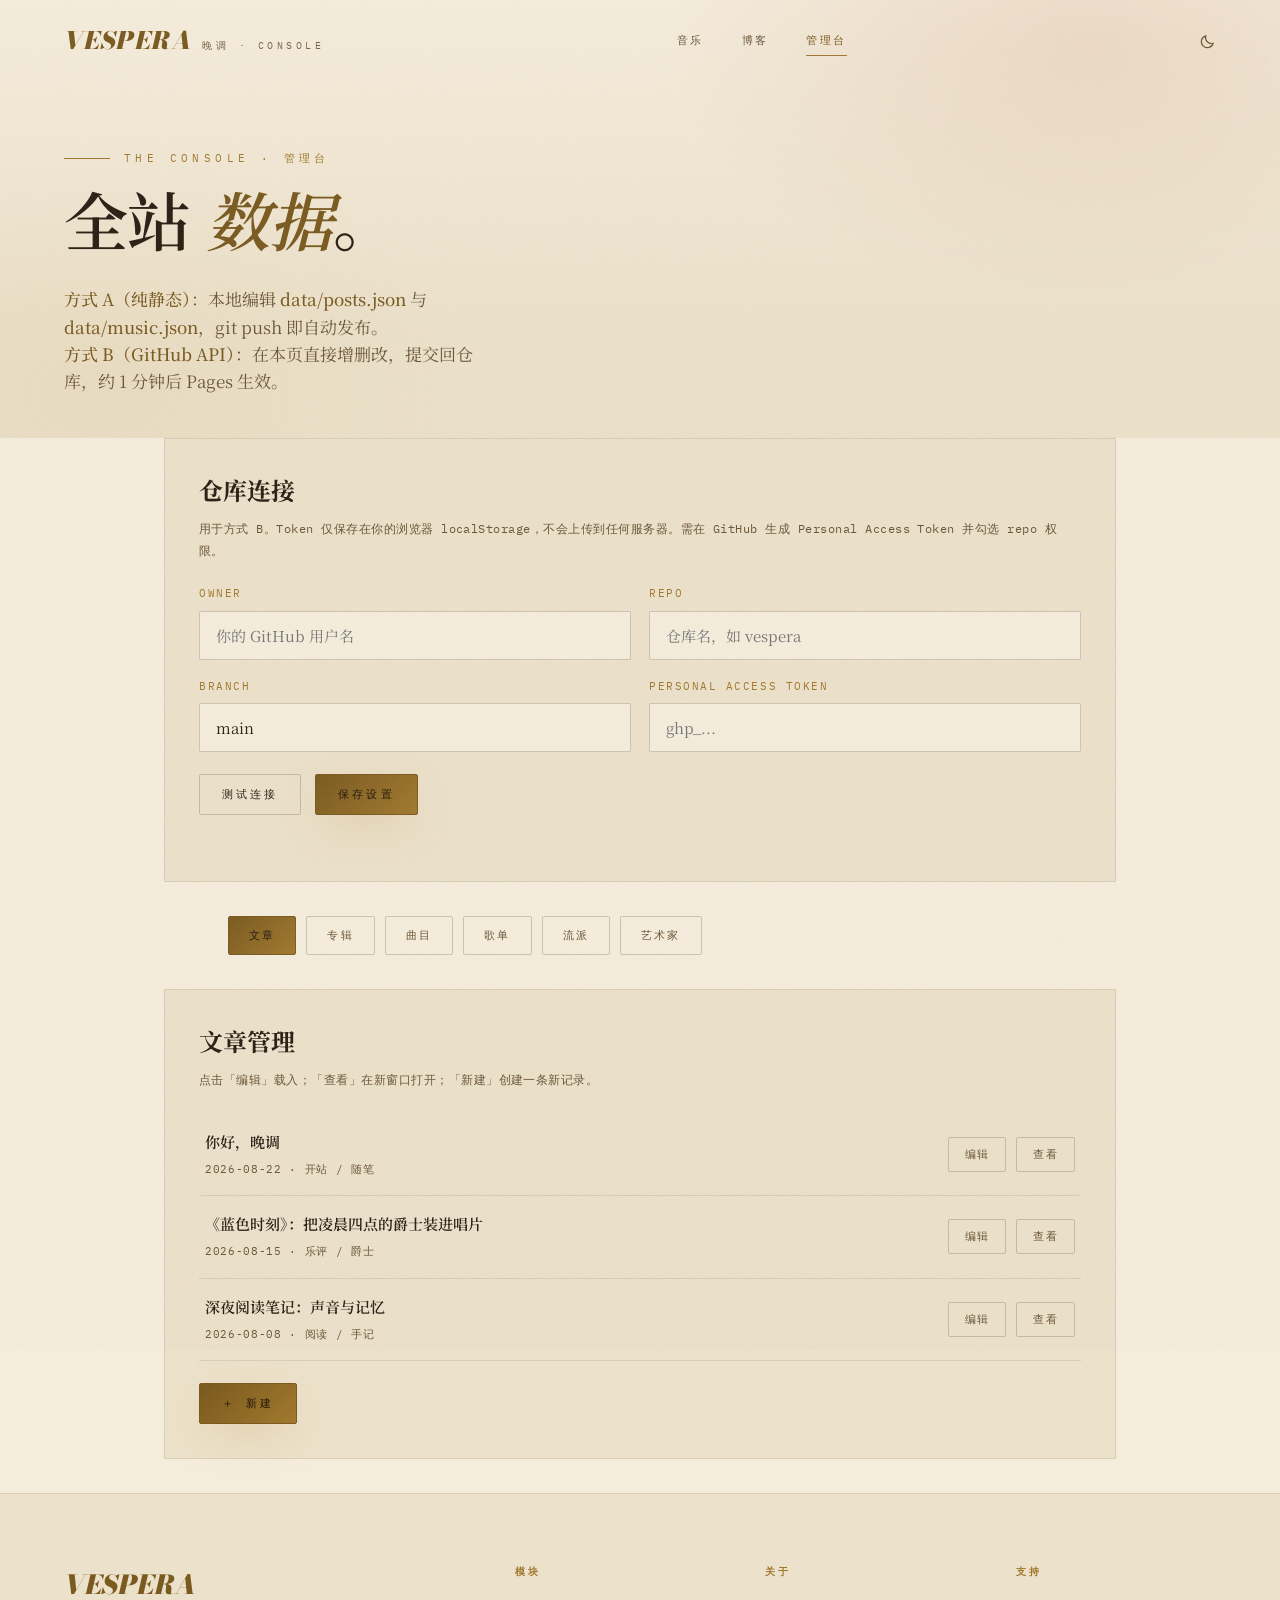
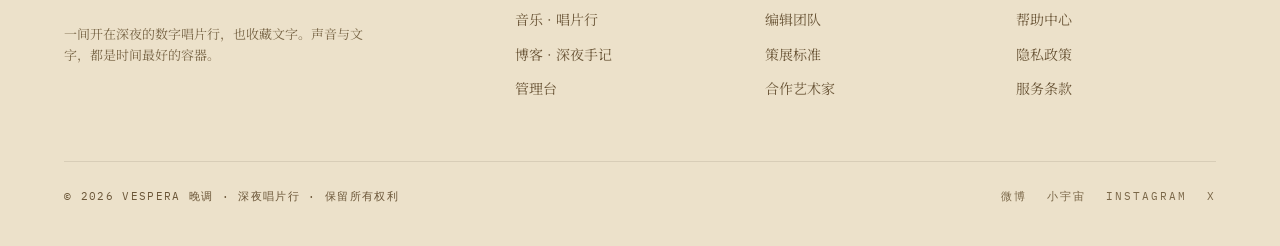
<file: admin.html>
﻿<!doctype html>
<html lang="zh-CN">
<head>
<meta charset="utf-8">
<meta name="viewport" content="width=device-width, initial-scale=1">
<title>VESPERA 晚调 — 管理台</title>
<link rel="preconnect" href="https://fonts.googleapis.com">
<link rel="preconnect" href="https://fonts.gstatic.com" crossorigin>
<link href="https://fonts.googleapis.com/css2?family=Bodoni+Moda:ital,opsz,wght@0,6..96,400;0,6..96,600;0,6..96,800;0,6..96,900;1,6..96,400;1,6..96,600&family=IBM+Plex+Mono:wght@400;500&family=Noto+Serif+SC:wght@400;500;700;900&display=swap" rel="stylesheet">
<link href="https://fonts.loli.net/css2?family=Bodoni+Moda:ital,opsz,wght@0,6..96,400;0,6..96,600;0,6..96,800;0,6..96,900;1,6..96,400;1,6..96,600&family=IBM+Plex+Mono:wght@400;500&family=Noto+Serif+SC:wght@400;500;700;900&display=swap" rel="stylesheet">
<link rel="stylesheet" href="assets/vespera.css?v=4">
</head>
<body class="no-player">
<script>
  try{
    var _t = localStorage.getItem("vespera-theme") ||
             (window.matchMedia("(prefers-color-scheme: light)").matches ? "light" : "dark");
    document.documentElement.setAttribute("data-theme", _t);
  }catch(e){}
</script>
<div class="grain"></div>
<div class="cursor-glow" id="glow"></div>

<header id="site-header">
  <a class="logo" href="index.html">
    <span class="mark">VESPERA</span>
    <span class="sub">晚调 · Console</span>
  </a>
  <nav>
    <a href="index.html">音乐</a>
    <a href="blog.html">博客</a>
    <a href="admin.html" class="active">管理台</a>
  </nav>
  <div class="hd-actions">
    <button class="icon-btn theme-toggle" id="themeToggle" aria-label="切换主题">
      <svg class="icon-sun" width="17" height="17" viewBox="0 0 24 24" fill="none" stroke="currentColor" stroke-width="1.6"><circle cx="12" cy="12" r="4.2"/><path d="M12 2v2.5M12 19.5V22M2 12h2.5M19.5 12H22M4.6 4.6l1.8 1.8M17.6 17.6l1.8 1.8M19.4 4.6l-1.8 1.8M6.4 17.6l-1.8 1.8"/></svg>
      <svg class="icon-moon" width="17" height="17" viewBox="0 0 24 24" fill="none" stroke="currentColor" stroke-width="1.6"><path d="M20 14.5A8.5 8.5 0 0 1 9.5 4 8.5 8.5 0 1 0 20 14.5z"/></svg>
    </button>
    <button class="icon-btn burger" aria-label="菜单">
      <svg width="20" height="20" viewBox="0 0 24 24" fill="none" stroke="currentColor" stroke-width="1.6"><path d="M4 8h16M4 16h10"/></svg>
    </button>
  </div>
</header>

<main class="wrap">
  <section class="page-hero" style="min-height:auto;padding-bottom:44px">
    <div>
      <p class="eyebrow">THE CONSOLE · 管理台</p>
      <h1 class="hero-title" style="font-size:clamp(34px,5vw,64px)">全站 <span class="it">数据</span>。</h1>
      <p class="hero-sub">
        <b>方式 A（纯静态）</b>：本地编辑 <b>data/posts.json</b> 与 <b>data/music.json</b>，git push 即自动发布。<br>
        <b>方式 B（GitHub API）</b>：在本页直接增删改，提交回仓库，约 1 分钟后 Pages 生效。
      </p>
    </div>
  </section>

  <div class="admin-wrap">
    <div class="admin-card reveal">
      <h3>仓库连接</h3>
      <p class="hint">用于方式 B。Token 仅保存在你的浏览器 localStorage，不会上传到任何服务器。需在 GitHub 生成 Personal Access Token 并勾选 repo 权限。</p>
      <div class="form-row">
        <div class="field"><label>Owner</label><input id="cfgOwner" placeholder="你的 GitHub 用户名"></div>
        <div class="field"><label>Repo</label><input id="cfgRepo" placeholder="仓库名，如 vespera"></div>
      </div>
      <div class="form-row">
        <div class="field"><label>Branch</label><input id="cfgBranch" placeholder="main"></div>
        <div class="field"><label>Personal Access Token</label><input id="cfgToken" type="password" placeholder="ghp_..."></div>
      </div>
      <div class="admin-actions">
        <button class="btn btn-ghost btn-sm" id="btnTest">测试连接</button>
        <button class="btn btn-gold btn-sm" id="btnSaveCfg">保存设置</button>
      </div>
      <p class="status-line" id="cfgStatus"></p>
    </div>

    <div class="tabs reveal" id="tabs"></div>

    <div class="admin-card reveal">
      <h3 id="listTitle">文章管理</h3>
      <p class="hint" id="listHint">点击「编辑」载入；「查看」在新窗口打开；「新建」创建一条新记录。</p>
      <div class="admin-list" id="itemList"></div>
      <div class="admin-actions">
        <button class="btn btn-gold btn-sm" id="btnNew">＋ 新建</button>
      </div>
    </div>

    <div class="admin-card reveal" id="editorCard" style="display:none">
      <h3 id="editorTitle">编辑</h3>
      <p class="hint" id="editorHint">保存后将整体提交对应 JSON 文件到仓库。</p>
      <div id="editorFields"></div>
      <div class="editor-split" id="editorPreviewWrap" style="display:none">
        <div class="field"><label>正文（Markdown）</label><textarea id="edContent"></textarea></div>
        <div class="field"><label>预览</label><div class="preview-pane"><div class="prose" id="edPreview"></div></div></div>
      </div>
      <div class="admin-actions">
        <button class="btn btn-gold btn-sm" id="btnSave">保存并提交</button>
        <button class="btn btn-gold btn-sm" id="btnFeatured" style="display:none">设为本周主打</button>
        <button class="btn btn-danger btn-sm" id="btnDelete">删除</button>
        <button class="btn btn-ghost btn-sm" id="btnCancel">取消</button>
      </div>
      <p class="status-line" id="edStatus"></p>
    </div>
  </div>
</main>

<footer>
  <div class="foot-grid">
    <div class="foot-brand">
      <span class="mark">VESPERA</span>
      <p>一间开在深夜的数字唱片行，也收藏文字。声音与文字，都是时间最好的容器。</p>
    </div>
    <div class="foot-col">
      <h4>模块</h4>
      <a href="index.html">音乐 · 唱片行</a>
      <a href="blog.html">博客 · 深夜手记</a>
      <a href="admin.html">管理台</a>
    </div>
    <div class="foot-col">
      <h4>关于</h4>
      <a href="#">编辑团队</a>
      <a href="#">策展标准</a>
      <a href="#">合作艺术家</a>
    </div>
    <div class="foot-col">
      <h4>支持</h4>
      <a href="#">帮助中心</a>
      <a href="#">隐私政策</a>
      <a href="#">服务条款</a>
    </div>
  </div>
  <div class="foot-bottom">
    <p>© 2026 VESPERA 晚调 · 深夜唱片行 · 保留所有权利</p>
    <div class="foot-social">
      <a href="#">微博</a><a href="#">小宇宙</a><a href="#">INSTAGRAM</a><a href="#">X</a>
    </div>
  </div>
</footer>

<script src="assets/vespera.js?v=3"></script>
<script>
(function(){
  "use strict";
  var $ = Vespera.$, $$ = Vespera.$$;
  var mdToHtml = Vespera.mdToHtml;

  var CFG_KEY = "vespera-gh-cfg";
  var cfg = { owner:"", repo:"", branch:"main", token:"" };
  var postsDb = { posts: [] };
  var musicDb = { featured:{}, albums:[], tracks:[], playlists:[], genres:[], artists:[] };
  var activeKey = "posts";
  var editingId = null;
  var pendingAudio = {};
  var MAX_AUDIO_REPO_BYTES = 20 * 1024 * 1024;

  /* ================= 实体 Schema ================= */
  var SCHEMAS = {
    posts: {
      file: "data/posts.json", key: "posts", label: "文章",
      hint: "正文使用 Markdown，右侧实时预览。",
      fields: [
        { name:"id", label:"ID（URL 标识）", type:"text", required:true },
        { name:"title", label:"标题", type:"text", required:true },
        { name:"date", label:"日期", type:"text" },
        { name:"tags", label:"标签（逗号分隔）", type:"tags" },
        { name:"excerpt", label:"摘要", type:"text" },
        { name:"cover", label:"封面图 URL", type:"text" },
        { name:"content", label:"正文（Markdown）", type:"textarea" }
      ],
      listTitle: function(p){ return p.title; },
      listSub: function(p){ return p.date + " · " + (p.tags||[]).join(" / "); },
      viewUrl: function(p){ return "post.html?id=" + encodeURIComponent(p.id); }
    },
    albums: {
      file: "data/music.json", key: "albums", label: "专辑",
      hint: "trackIds 填写该专辑包含的曲目 ID（逗号分隔）。",
      fields: [
        { name:"id", label:"ID", type:"text", required:true },
        { name:"title", label:"标题", type:"text", required:true },
        { name:"en", label:"英文名", type:"text" },
        { name:"artist", label:"艺术家", type:"text" },
        { name:"genre", label:"流派", type:"text" },
        { name:"year", label:"年份", type:"text" },
        { name:"price", label:"价格", type:"number" },
        { name:"cover", label:"封面图 URL", type:"text" },
        { name:"trackIds", label:"曲目 ID（逗号分隔）", type:"tags" }
      ],
      listTitle: function(a){ return a.title; },
      listSub: function(a){ return a.artist + " · " + a.genre + " · " + a.year; },
      viewUrl: function(a){ return "index.html"; }
    },
    tracks: {
      file: "data/music.json", key: "tracks", label: "曲目",
      hint: "dur 格式如 4:32；albumId 关联所属专辑。",
      fields: [
        { name:"id", label:"ID", type:"text", required:true },
        { name:"title", label:"标题", type:"text", required:true },
        { name:"artist", label:"艺术家", type:"text" },
        { name:"genre", label:"流派", type:"text" },
        { name:"mood", label:"情绪标签", type:"text" },
        { name:"dur", label:"时长（如 4:32）", type:"text" },
        { name:"albumId", label:"所属专辑 ID", type:"text" },
        { name:"src", label:"音频文件（上传或粘贴链接）", type:"audio" },
        { name:"cover", label:"封面图 URL", type:"text" }
      ],
      listTitle: function(t){ return t.title; },
      listSub: function(t){ return t.artist + " · " + t.dur + (t.src ? "" : " · 无音源"); },
      viewUrl: function(t){ return "index.html"; }
    },
    playlists: {
      file: "data/music.json", key: "playlists", label: "歌单",
      hint: "trackIds 填写歌单包含的曲目 ID（逗号分隔）。",
      fields: [
        { name:"id", label:"ID", type:"text", required:true },
        { name:"title", label:"标题", type:"text", required:true },
        { name:"en", label:"英文名", type:"text" },
        { name:"count", label:"曲目数（如 32 首）", type:"text" },
        { name:"cover", label:"封面图 URL", type:"text" },
        { name:"trackIds", label:"曲目 ID（逗号分隔）", type:"tags" }
      ],
      listTitle: function(p){ return p.title; },
      listSub: function(p){ return p.en + " · " + p.count; },
      viewUrl: function(p){ return "index.html"; }
    },
    genres: {
      file: "data/music.json", key: "genres", label: "流派",
      fields: [
        { name:"id", label:"ID", type:"text", required:true },
        { name:"name", label:"名称", type:"text", required:true },
        { name:"en", label:"英文名", type:"text" },
        { name:"desc", label:"描述", type:"text" },
        { name:"count", label:"数量（如 286 张）", type:"text" },
        { name:"cover", label:"封面图 URL", type:"text" }
      ],
      listTitle: function(g){ return g.name; },
      listSub: function(g){ return g.en + " · " + g.count; },
      viewUrl: function(g){ return "index.html"; }
    },
    artists: {
      file: "data/music.json", key: "artists", label: "艺术家",
      fields: [
        { name:"id", label:"ID", type:"text", required:true },
        { name:"name", label:"名称", type:"text", required:true },
        { name:"en", label:"英文名", type:"text" },
        { name:"role", label:"身份", type:"text" },
        { name:"subs", label:"订阅数", type:"text" },
        { name:"cover", label:"封面图 URL", type:"text" }
      ],
      listTitle: function(a){ return a.name; },
      listSub: function(a){ return a.role + " · " + a.subs; },
      viewUrl: function(a){ return "index.html"; }
    }
  };
  var ORDER = ["posts", "albums", "tracks", "playlists", "genres", "artists"];

  /* ================= 数据访问 ================= */
  function getItems(schema){
    return schema.key === "posts" ? postsDb.posts : musicDb[schema.key];
  }
  function setItems(schema, items){
    if(schema.key === "posts") postsDb.posts = items;
    else musicDb[schema.key] = items;
  }
  function serialize(schema){
    return schema.key === "posts" ? JSON.stringify(postsDb, null, 2) : JSON.stringify(musicDb, null, 2);
  }
  function loadAll(){
    var v = "?v=" + Date.now();
    return Promise.all([
      fetch("data/posts.json" + v).then(function(r){ return r.json(); }).then(function(d){ postsDb = d; }),
      fetch("data/music.json" + v).then(function(r){ return r.json(); }).then(function(d){ musicDb = d; })
    ]).then(function(){ renderTabs(); switchTab(activeKey); })
    .catch(function(e){
      status("cfgStatus", "数据加载失败：" + e.message + " —— 请强制刷新（Ctrl+F5）后重试。", "err");
    });
  }

  /* ================= 设置 ================= */
  function loadCfg(){
    try{ var c = JSON.parse(localStorage.getItem(CFG_KEY) || "{}"); cfg = Object.assign(cfg, c); }catch(e){}
    $("#cfgOwner").value = cfg.owner;
    $("#cfgRepo").value = cfg.repo;
    $("#cfgBranch").value = cfg.branch;
    $("#cfgToken").value = cfg.token;
  }
  function saveCfg(){
    cfg.owner = $("#cfgOwner").value.trim();
    cfg.repo = $("#cfgRepo").value.trim();
    cfg.branch = $("#cfgBranch").value.trim() || "main";
    cfg.token = $("#cfgToken").value.trim();
    localStorage.setItem(CFG_KEY, JSON.stringify(cfg));
    status("cfgStatus", "设置已保存到本地浏览器。", "ok");
  }
  function status(id, msg, cls){
    var el = document.getElementById(id);
    el.textContent = msg;
    el.className = "status-line" + (cls ? " " + cls : "");
  }

  /* ================= GitHub API ================= */
  function ghHeaders(){
    return { "Authorization": "token " + cfg.token, "Accept": "application/vnd.github+json" };
  }
  function ghGet(path){
    return fetch("https://api.github.com/repos/" + cfg.owner + "/" + cfg.repo + "/contents/" + path + "?ref=" + cfg.branch, { headers: ghHeaders() });
  }
  function ghPut(path, content, sha, message){
    return fetch("https://api.github.com/repos/" + cfg.owner + "/" + cfg.repo + "/contents/" + path, {
      method: "PUT",
      headers: ghHeaders(),
      body: JSON.stringify({
        message: message,
        content: btoa(unescape(encodeURIComponent(content))),
        sha: sha,
        branch: cfg.branch
      })
    });
  }
  function commitFile(schema, message){
    return ghGet(schema.file).then(function(r){
      if(r.status === 404) return { sha: null };
      if(!r.ok) throw new Error("读取仓库文件失败 (" + r.status + ")");
      return r.json();
    }).then(function(meta){
      return ghPut(schema.file, serialize(schema), meta.sha, message);
    }).then(function(r){
      if(!r.ok) return r.json().then(function(e){ throw new Error(e.message || "提交失败"); });
      return r.json();
    });
  }
  /* 二进制文件（音频）提交：base64 直接作为 content，不做文本二次编码 */
  function ghPutBlob(path, base64, sha, message){
    return fetch("https://api.github.com/repos/" + cfg.owner + "/" + cfg.repo + "/contents/" + path, {
      method: "PUT",
      headers: ghHeaders(),
      body: JSON.stringify({ message: message, content: base64, sha: sha, branch: cfg.branch })
    });
  }
  function ghDelete(path, sha, message){
    return fetch("https://api.github.com/repos/" + cfg.owner + "/" + cfg.repo + "/contents/" + path, {
      method: "DELETE",
      headers: ghHeaders(),
      body: JSON.stringify({ message: message, sha: sha, branch: cfg.branch })
    });
  }
  function fileToBase64(file){
    return new Promise(function(resolve, reject){
      var r = new FileReader();
      r.onload = function(){ resolve(String(r.result).split(",")[1] || r.result); };
      r.onerror = function(){ reject(r.error); };
      r.readAsDataURL(file);
    });
  }
  function uploadAudioToRepo(path, file, message){
    return ghGet(path).then(function(r){
      if(r.status === 404) return { sha: null };
      if(!r.ok) throw new Error("读取仓库音频失败 (" + r.status + ")");
      return r.json();
    }).then(function(meta){
      return fileToBase64(file).then(function(b64){
        return ghPutBlob(path, b64, meta.sha, message);
      });
    }).then(function(r){
      if(!r.ok) return r.json().then(function(e){ throw new Error(e.message || "音频上传失败"); });
      return r.json();
    });
  }

  /* ================= 本机音频库（IndexedDB） ================= */
  var AUDIO_DB = "vespera-audio", AUDIO_STORE = "tracks";
  var audioStore = {
    open: function(){
      return new Promise(function(resolve, reject){
        var req = indexedDB.open(AUDIO_DB, 1);
        req.onupgradeneeded = function(){ req.result.createObjectStore(AUDIO_STORE); };
        req.onsuccess = function(){ resolve(req.result); };
        req.onerror = function(){ reject(req.error); };
      });
    },
    save: function(id, blob){
      return audioStore.open().then(function(db){
        return new Promise(function(resolve, reject){
          var tx = db.transaction(AUDIO_STORE, "readwrite");
          tx.objectStore(AUDIO_STORE).put(blob, id);
          tx.oncomplete = function(){ resolve(); };
          tx.onerror = function(){ reject(tx.error); };
        });
      });
    },
    remove: function(id){
      return audioStore.open().then(function(db){
        return new Promise(function(resolve){
          var tx = db.transaction(AUDIO_STORE, "readwrite");
          tx.objectStore(AUDIO_STORE).delete(id);
          tx.oncomplete = function(){ resolve(); };
        });
      });
    }
  };

  /* ================= 标签页 ================= */
  function renderTabs(){
    var tabs = $("#tabs");
    tabs.innerHTML = "";
    ORDER.forEach(function(key){
      var s = SCHEMAS[key];
      var b = document.createElement("button");
      b.className = "tab-btn" + (key === activeKey ? " active" : "");
      b.textContent = s.label;
      b.addEventListener("click", function(){ switchTab(key); });
      tabs.appendChild(b);
    });
  }
  function switchTab(key){
    activeKey = key;
    $$(".tab-btn").forEach(function(b){ b.classList.remove("active"); });
    var tabs = $("#tabs");
    Array.prototype.slice.call(tabs.children).forEach(function(b){
      b.classList.toggle("active", b.textContent === SCHEMAS[key].label);
    });
    closeEditor();
    renderList();
  }

  /* ================= 列表 ================= */
  function renderList(){
    var schema = SCHEMAS[activeKey];
    $("#listTitle").textContent = schema.label + "管理";
    $("#listHint").textContent = "点击「编辑」载入；「查看」在新窗口打开；「新建」创建一条新记录。";
    var list = $("#itemList");
    list.innerHTML = "";
    var items = getItems(schema).slice().sort(function(a,b){
      var ka = a.date || a.title || a.name || "";
      var kb = b.date || b.title || b.name || "";
      return String(kb).localeCompare(String(ka));
    });
    if(!items.length){
      list.innerHTML = '<p class="sec-sub">暂无数据，点击「＋ 新建」添加。</p>';
      return;
    }
    items.forEach(function(item){
      var row = document.createElement("div");
      row.className = "admin-item";
      row.innerHTML =
        '<div class="ai-title"><b>' + schema.listTitle(item) + '</b><span>' + schema.listSub(item) + '</span></div>' +
        '<div class="ai-actions">' +
          '<button class="mini-btn" data-act="edit" data-id="' + item.id + '">编辑</button>' +
          '<button class="mini-btn" data-act="view" data-id="' + item.id + '">查看</button>' +
        '</div>';
      list.appendChild(row);
    });
    Array.prototype.slice.call(list.querySelectorAll(".mini-btn")).forEach(function(b){
      b.addEventListener("click", function(){
        var item = getItems(schema).filter(function(x){ return x.id === b.getAttribute("data-id"); })[0];
        if(!item) return;
        if(b.getAttribute("data-act") === "edit") openEditor(item);
        else window.open(schema.viewUrl(item), "_blank");
      });
    });
  }

  /* ================= 编辑器 ================= */
  function openEditor(item){
    var schema = SCHEMAS[activeKey];
    editingId = item.id;
    $("#editorCard").style.display = "block";
    $("#editorTitle").textContent = (item.id === "new" ? "新建" : "编辑") + schema.label;
    $("#editorHint").textContent = schema.hint;
    $("#btnFeatured").style.display = (activeKey === "albums" && item.id !== "new") ? "inline-block" : "none";
    $("#btnDelete").style.display = item.id === "new" ? "none" : "inline-block";

    var wrap = $("#editorFields");
    wrap.innerHTML = "";
    schema.fields.forEach(function(f){
      var row = document.createElement("div");
      row.className = "form-row" + (f.type === "textarea" || f.type === "audio" ? " one" : "");
      var val = item[f.name];
      if(f.type === "tags") val = (val||[]).join(", ");
      if(f.type === "audio"){
        var prevSrc = val || "";
        row.innerHTML =
          '<div class="field">'+
            '<label>' + f.label + (f.required ? " *" : "") + '</label>'+
            '<div class="audio-field">'+
              '<input type="file" id="f_audio_file" accept="audio/*,.mp3,.flac,.wav,.m4a,.ogg,.aac" style="display:none">'+
              '<button type="button" class="btn btn-gold btn-sm" id="btnPickAudio">选择音频文件</button>'+
              '<span class="audio-name" id="f_audio_name"></span>'+
            '</div>'+
            '<input type="text" id="f_' + f.name + '" placeholder="https://... 或 audio/曲目.mp3" value="' + escAttr(val) + '" style="margin-top:12px">'+
            '<audio id="f_audio_preview" controls preload="metadata" style="display:none;width:100%;margin-top:12px"></audio>'+
            '<p class="hint" style="margin-top:10px">'+
              '点击「选择音频文件」上传本地文件：保存时自动存入本机浏览器（IndexedDB）立即生效，并尝试同步到仓库 <b>audio/</b> 目录（≤ 20MB），同步成功后全站可播；超过 20MB 仅本机可播。'+
              '也可直接粘贴外部链接，保存后全站可见。'+
              (prevSrc ? '<br>当前链接：<b style="color:var(--gold-2)">' + escAttr(prevSrc) + '</b>' : '')+
            '</p>'+
          '</div>';
        wrap.appendChild(row);
        bindAudioField(item, prevSrc);
        return;
      }
      var input = f.type === "textarea"
        ? '<textarea id="f_' + f.name + '" placeholder=""></textarea>'
        : '<input id="f_' + f.name + '" type="' + (f.type === "number" ? "number" : "text") + '" value="' + escAttr(val) + '">';
      row.innerHTML = '<div class="field"><label>' + f.label + (f.required ? " *" : "") + '</label>' + input + '</div>';
      wrap.appendChild(row);
    });

    var hasTextarea = schema.fields.some(function(f){ return f.type === "textarea"; });
    var pw = $("#editorPreviewWrap");
    if(hasTextarea){
      pw.style.display = "grid";
      $("#edContent").value = item.content || "";
      refreshPreview();
    } else {
      pw.style.display = "none";
    }
    status("edStatus", "");
    $("#editorCard").scrollIntoView({ behavior:"smooth", block:"start" });
  }
  function escAttr(v){
    return String(v == null ? "" : v).replace(/&/g,"&amp;").replace(/"/g,"&quot;").replace(/</g,"&lt;");
  }
  function bindAudioField(item, prevSrc){
    var fileInput = document.getElementById("f_audio_file");
    var pickBtn = document.getElementById("btnPickAudio");
    var nameSpan = document.getElementById("f_audio_name");
    var srcInput = document.getElementById("f_src");
    var preview = document.getElementById("f_audio_preview");
    pendingAudio[item.id] = null;
    pickBtn.addEventListener("click", function(){ fileInput.click(); });
    fileInput.addEventListener("change", function(){
      var f = fileInput.files && fileInput.files[0];
      if(!f){ pendingAudio[item.id] = null; preview.style.display = "none"; nameSpan.textContent = ""; return; }
      pendingAudio[item.id] = f;
      nameSpan.textContent = f.name + " · " + (f.size/1024/1024).toFixed(1) + "MB";
      try{ URL.revokeObjectURL(preview.src); }catch(e){}
      preview.src = URL.createObjectURL(f);
      preview.style.display = "block";
      if(!srcInput.value || srcInput.dataset.auto === "1"){
        srcInput.dataset.auto = "1";
        var ext = (f.name.split(".").pop() || "mp3").toLowerCase();
        srcInput.value = "audio/" + (item.id !== "new" ? item.id : "track") + "." + ext;
      }
    });
    srcInput.addEventListener("input", function(){ srcInput.dataset.auto = "0"; });
    srcInput.dataset.auto = prevSrc ? "0" : "1";
    if(prevSrc && /^https?:/i.test(prevSrc)){
      preview.src = prevSrc;
      preview.style.display = "block";
    }
  }
  function closeEditor(){
    var pv = document.getElementById("f_audio_preview");
    if(pv){ try{ URL.revokeObjectURL(pv.src); }catch(e){} }
    $("#editorCard").style.display = "none";
    editingId = null;
  }
  function refreshPreview(){
    $("#edPreview").innerHTML = mdToHtml($("#edContent").value);
  }
  function collectItem(){
    var schema = SCHEMAS[activeKey];
    var item = {};
    schema.fields.forEach(function(f){
      var el = document.getElementById("f_" + f.name);
      if(!el) return;
      var v = el.value.trim();
      if(f.type === "tags") v = v.split(/[,，]/).map(function(s){ return s.trim(); }).filter(Boolean);
      if(f.type === "number") v = v === "" ? 0 : Number(v);
      if(f.name === "content") v = el.value;
      if(v !== "" && v !== 0) item[f.name] = v;
    });
    if(!item.id) throw new Error("请填写 ID");
    if(schema.key === "posts" && !item.read){
      item.read = "约 " + Math.max(1, Math.round(String(item.content||"").length / 400)) + " 分钟";
    }
    return item;
  }

  /* ================= 保存 / 删除 ================= */
  function requireCfg(){
    if(!cfg.owner || !cfg.repo || !cfg.token){
      status("edStatus", "请先在「仓库连接」中填写并保存设置。", "err");
      return false;
    }
    return true;
  }
  function commitAudioIfPending(item){
    var schema = SCHEMAS[activeKey];
    if(schema.key !== "tracks") return Promise.resolve({});
    var file = pendingAudio[item.id];
    if(!file) return Promise.resolve({});
    var path = (item.src && item.src.indexOf("audio/") === 0)
      ? item.src
      : "audio/" + item.id + "." + (String(file.name).split(".").pop() || "mp3").toLowerCase();
    return audioStore.save(item.id, file).then(function(){
      if(file.size > MAX_AUDIO_REPO_BYTES){
        return { local: true, reason: "文件 " + (file.size/1024/1024).toFixed(1) + "MB 超过 20MB，GitHub API 无法上传，音频仅保存在本机浏览器（建议改用外部直链或方式 A 提交）" };
      }
      return uploadAudioToRepo(path, file, "上传音频：" + (item.title || item.id))
        .then(function(){ return { repo: path }; })
        .catch(function(e){ return { local: true, reason: "仓库同步失败（" + e.message + "），音频仅保存在本机浏览器" }; });
    }).catch(function(e){ return { local: true, reason: "本机保存失败：" + e.message }; });
  }
  $("#btnSave").addEventListener("click", function(){
    var schema = SCHEMAS[activeKey];
    var item;
    try{ item = collectItem(); }catch(e){ status("edStatus", e.message, "err"); return; }
    if(!requireCfg()) return;
    var items = getItems(schema);
    var existed = items.some(function(x){ return x.id === item.id; });
    status("edStatus", "正在保存音频并提交到 GitHub…");
    commitAudioIfPending(item).then(function(audioInfo){
      setItems(schema, existed
        ? items.map(function(x){ return x.id === item.id ? item : x; })
        : items.concat([item]));
      return commitFile(schema, (existed ? "更新" : "新增") + schema.label + "：" + (item.title || item.name || item.id))
        .then(function(){
          var msg = "已提交到 " + cfg.owner + "/" + cfg.repo + "，GitHub Pages 约 1 分钟后更新。";
          if(audioInfo && audioInfo.repo) msg = "音频已上传到仓库 " + audioInfo.repo + "；" + msg;
          else if(audioInfo && audioInfo.local) msg = audioInfo.reason + "；" + msg;
          status("edStatus", msg, audioInfo && audioInfo.local ? "err" : "ok");
          closeEditor();
          renderList();
        });
    }).catch(function(e){
      status("edStatus", "保存失败：" + e.message, "err");
    });
  });
  $("#btnFeatured").addEventListener("click", function(){
    if(!requireCfg()) return;
    if(!editingId) return;
    musicDb.featured = { albumId: editingId };
    status("edStatus", "正在提交本周主打…");
    commitFile(SCHEMAS.albums, "设置本周主打：" + editingId)
      .then(function(){
        status("edStatus", "已设为本周主打并提交，Pages 约 1 分钟后更新。", "ok");
      })
      .catch(function(e){ status("edStatus", "提交失败：" + e.message, "err"); });
  });
  $("#btnDelete").addEventListener("click", function(){
    if(!editingId) return;
    if(!window.confirm("确定删除这条记录？此操作将提交到 GitHub。" + (activeKey === "tracks" ? "若已上传仓库音频文件也会一并删除。" : ""))) return;
    if(!requireCfg()) return;
    var schema = SCHEMAS[activeKey];
    var old = getItems(schema).filter(function(x){ return x.id === editingId; })[0] || {};
    setItems(schema, getItems(schema).filter(function(x){ return x.id !== editingId; }));
    status("edStatus", "正在提交删除…");
    var cleanup = Promise.resolve();
    if(activeKey === "tracks"){
      audioStore.remove(editingId).catch(function(){});
      if(old.src && old.src.indexOf("audio/") === 0){
        cleanup = ghGet(old.src).then(function(r){
          if(r.status === 404) return;
          if(!r.ok) return;
          return r.json().then(function(meta){
            if(!meta.sha) return;
            return ghDelete(old.src, meta.sha, "删除音频：" + editingId).then(function(dr){
              if(!dr.ok) throw new Error("删除音频失败 (" + dr.status + ")");
            });
          });
        }).catch(function(e){
          status("edStatus", "音频文件删除失败：" + e.message + "（记录仍会删除）", "err");
        });
      }
    }
    cleanup.then(function(){
      return commitFile(schema, "删除" + schema.label + "：" + editingId);
    }).then(function(){
      status("edStatus", "已删除并提交，Pages 约 1 分钟后更新。", "ok");
      closeEditor();
      renderList();
    }).catch(function(e){
      status("edStatus", "提交失败：" + e.message, "err");
    });
  });
  $("#btnNew").addEventListener("click", function(){
    openEditor({ id:"new" });
  });
  $("#btnCancel").addEventListener("click", closeEditor);
  $("#edContent").addEventListener("input", refreshPreview);

  /* ================= 事件 ================= */
  $("#btnSaveCfg").addEventListener("click", saveCfg);
  $("#btnTest").addEventListener("click", function(){
    saveCfg();
    if(!cfg.owner || !cfg.repo || !cfg.token){
      status("cfgStatus", "请先填写 Owner / Repo / Token。", "err");
      return;
    }
    status("cfgStatus", "正在连接 GitHub…");
    ghGet("data/posts.json").then(function(r){
      if(r.ok) status("cfgStatus", "连接成功，已读取仓库中的 data/posts.json。", "ok");
      else if(r.status === 404) status("cfgStatus", "连接成功，但仓库中还没有 data/posts.json（首次保存将自动创建）。", "ok");
      else status("cfgStatus", "连接失败（" + r.status + "），请检查 Token 权限与仓库名。", "err");
    }).catch(function(e){
      status("cfgStatus", "连接失败：" + e.message, "err");
    });
  });

  loadCfg();
  loadAll();
})();
</script>
</body>
</html>
</file>
<file: assets/vespera.css>
﻿/* ============================================================
   VESPERA - Deep-Evening Vinyl Editorial
   Shared styles: Music + Blog modules
   ============================================================ */
:root{
  --bg:#0d0a08;
  --bg-2:#14100c;
  --bg-3:#1b140f;
  --ink:#f1e6d0;
  --ink-rgb:241 230 208;
  --ink-2:#cdbda2;
  --muted:#a2947c;
  --gold:#c9a15b;
  --gold-2:#e8cd92;
  --ember:#b4572f;
  --line:rgba(241,230,208,.09);
  --line-strong:rgba(241,230,208,.18);
  --font-d:"Bodoni Moda","Noto Serif SC",serif;
  --font-cn:"Noto Serif SC","Bodoni Moda",serif;
  --font-m:"IBM Plex Mono",monospace;
  --shadow:0 30px 80px -20px rgba(0,0,0,.7);
  --header-bg:rgba(13,10,8,.72);
  --player-bg:rgba(17,13,10,.88);
  --chip-bg:rgba(13,10,8,.85);
  --chip-soft:rgba(20,16,12,.9);
  --scrub:#3a2e20;
  --scrub-2:#2a2118;
  --chip-shadow:0 20px 50px -20px rgba(0,0,0,.8);
  color-scheme:dark;
}
[data-theme="light"]{
  --bg:#f5eddc;
  --bg-2:#ece1ca;
  --bg-3:#e3d5b8;
  --ink:#2b1f14;
  --ink-rgb:43 31 20;
  --ink-2:#6b5638;
  --muted:#7a6748;
  --gold:#a1782e;
  --gold-2:#7a5a1f;
  --ember:#a94c27;
  --line:rgba(43,31,20,.1);
  --line-strong:rgba(43,31,20,.2);
  --shadow:0 30px 60px -22px rgba(90,60,20,.3);
  --header-bg:rgba(245,237,220,.82);
  --player-bg:rgba(245,237,220,.92);
  --chip-bg:rgba(250,243,228,.94);
  --chip-soft:rgba(250,243,228,.96);
  --scrub:#c9b482;
  --scrub-2:#d8c69e;
  --chip-shadow:0 20px 40px -18px rgba(90,60,20,.35);
  color-scheme:light;
}
html.animating *, html.animating *::before, html.animating *::after{
  transition:background-color .55s ease,color .55s ease,border-color .55s ease,
             box-shadow .55s ease,fill .55s ease,stroke .55s ease !important;
}
*{margin:0;padding:0;box-sizing:border-box}
html{scroll-behavior:smooth}
body{
  background:var(--bg);
  color:var(--ink);
  font-family:var(--font-cn);
  font-weight:400;
  line-height:1.6;
  overflow-x:hidden;
  padding-bottom:110px;
  -webkit-font-smoothing:antialiased;
}
body.no-player{padding-bottom:0}
::selection{background:var(--gold);color:#1a120b}
::-webkit-scrollbar{width:10px}
::-webkit-scrollbar-track{background:var(--bg)}
::-webkit-scrollbar-thumb{background:var(--scrub-2);border-radius:6px}
::-webkit-scrollbar-thumb:hover{background:var(--scrub)}

/* ---------- atmosphere ---------- */
.grain{
  position:fixed;inset:-50%;z-index:120;pointer-events:none;opacity:.055;
  background-image:url("data:image/svg+xml,%3Csvg xmlns='http://www.w3.org/2000/svg' width='300' height='300'%3E%3Cfilter id='n'%3E%3CfeTurbulence type='fractalNoise' baseFrequency='0.9' numOctaves='2'/%3E%3C/filter%3E%3Crect width='300' height='300' filter='url(%23n)'/%3E%3C/svg%3E");
  animation:grain 1.1s steps(4) infinite;
}
@keyframes grain{
  0%{transform:translate(0,0)}25%{transform:translate(-2%,2%)}50%{transform:translate(2%,-2%)}75%{transform:translate(-1%,-1%)}100%{transform:translate(0,0)}
}
.cursor-glow{
  position:fixed;inset:0;z-index:1;pointer-events:none;
  background:radial-gradient(560px circle at var(--mx,50%) var(--my,30%),rgba(201,161,91,.07),transparent 65%);
}
.wrap{position:relative;z-index:2}

/* ---------- header ---------- */
header{
  position:fixed;top:0;left:0;right:0;z-index:100;
  display:flex;align-items:center;justify-content:space-between;
  padding:22px 5vw;
  transition:padding .4s,background .4s,border-color .4s;
  border-bottom:1px solid transparent;
}
header.scrolled{
  padding:12px 5vw;
  background:var(--header-bg);
  backdrop-filter:blur(18px);
  -webkit-backdrop-filter:blur(18px);
  border-color:var(--line);
}
.logo{display:flex;align-items:baseline;gap:10px;text-decoration:none;color:var(--ink)}
.logo .mark{
  font-family:var(--font-d);font-weight:900;font-style:italic;font-size:24px;letter-spacing:.02em;
  color:var(--gold-2);
}
.logo .sub{font-family:var(--font-m);font-size:10px;letter-spacing:.35em;color:var(--muted);text-transform:uppercase}
nav{display:flex;gap:38px;align-items:center}
nav a{
  font-family:var(--font-m);font-size:11px;letter-spacing:.22em;text-decoration:none;color:var(--ink-2);
  position:relative;transition:color .3s;text-transform:uppercase;
}
nav a::after{
  content:"";position:absolute;left:0;bottom:-6px;width:0;height:1px;background:var(--gold);
  transition:width .35s;
}
nav a:hover{color:var(--gold-2)}
nav a:hover::after{width:100%}
nav a.active{color:var(--gold-2)}
nav a.active::after{width:100%}
.hd-actions{display:flex;align-items:center;gap:22px}
.icon-btn{
  background:none;border:none;color:var(--ink-2);cursor:pointer;transition:color .3s,transform .3s;
  display:grid;place-items:center;
}
.icon-btn:hover{color:var(--gold-2);transform:translateY(-1px)}
.theme-toggle .icon-sun,.theme-toggle .icon-moon{display:none}
html[data-theme="dark"] .theme-toggle .icon-sun{display:block}
html[data-theme="light"] .theme-toggle .icon-moon{display:block}
.avatar{
  width:34px;height:34px;border-radius:50%;overflow:hidden;border:1px solid var(--line-strong);
  cursor:pointer;transition:border-color .3s,box-shadow .3s;
}
.avatar:hover{border-color:var(--gold);box-shadow:0 0 0 3px rgba(201,161,91,.15)}
.avatar img{width:100%;height:100%;object-fit:cover;filter:grayscale(.4)}
.burger{display:none}

/* ---------- hero ---------- */
.hero{
  min-height:100vh;
  display:flex;align-items:center;
  padding:140px 5vw 60px;
  position:relative;
  background:
    radial-gradient(900px 600px at 82% 12%,rgba(180,87,47,.14),transparent 60%),
    radial-gradient(700px 520px at 8% 88%,rgba(201,161,91,.08),transparent 60%),
    linear-gradient(180deg,var(--bg),var(--bg-2) 70%);
}
.hero::before{
  content:"";position:absolute;inset:0;pointer-events:none;
  background:
    linear-gradient(90deg,transparent 49.9%,rgb(var(--ink-rgb) / .03) 50%,transparent 50.1%),
    linear-gradient(transparent 49.9%,rgb(var(--ink-rgb) / .03) 50%,transparent 50.1%);
  background-size:120px 120px;
  mask-image:radial-gradient(600px 400px at 85% 20%,black,transparent 70%);
  -webkit-mask-image:radial-gradient(600px 400px at 85% 20%,black,transparent 70%);
}
.hero-grid{
  display:grid;grid-template-columns:1.05fr .95fr;gap:60px;align-items:center;
  width:100%;max-width:1440px;margin:0 auto;
}
.eyebrow{
  font-family:var(--font-m);font-size:11px;letter-spacing:.4em;color:var(--gold);
  display:flex;align-items:center;gap:14px;margin-bottom:30px;
}
.eyebrow::before{content:"";width:46px;height:1px;background:var(--gold)}
.hero-title{
  font-family:var(--font-d);font-weight:600;font-size:clamp(46px,7.2vw,104px);
  line-height:1.06;letter-spacing:-.01em;margin-bottom:28px;
}
.hero-title .it{font-style:italic;color:var(--gold-2)}
.hero-title .accent{color:transparent;-webkit-text-stroke:1px rgb(var(--ink-rgb) / .55)}
.hero-sub{
  color:var(--ink-2);font-size:clamp(15px,1.4vw,17px);max-width:440px;margin-bottom:42px;
}
.hero-sub b{color:var(--gold-2);font-weight:500}
.hero-cta{display:flex;gap:18px;margin-bottom:56px;flex-wrap:wrap}
.btn{
  font-family:var(--font-m);font-size:12px;letter-spacing:.28em;text-transform:uppercase;
  padding:17px 34px;cursor:pointer;border-radius:2px;position:relative;overflow:hidden;
  transition:transform .3s,box-shadow .3s,color .3s,border-color .3s;
}
.btn:active{transform:scale(.97)}
.btn-gold{
  background:linear-gradient(135deg,var(--gold-2),var(--gold));
  color:#22170c;border:1px solid var(--gold-2);font-weight:500;
  box-shadow:0 14px 40px -12px rgba(201,161,91,.5);
}
.btn-gold:hover{transform:translateY(-2px);box-shadow:0 20px 50px -12px rgba(201,161,91,.65)}
.btn-gold::after{
  content:"";position:absolute;top:0;left:-80%;width:50%;height:100%;
  background:linear-gradient(100deg,transparent,rgba(255,255,255,.35),transparent);
  transform:skewX(-20deg);transition:left .6s;
}
.btn-gold:hover::after{left:130%}
.btn-ghost{background:transparent;color:var(--ink);border:1px solid var(--line-strong)}
.btn-ghost:hover{border-color:var(--gold);color:var(--gold-2);transform:translateY(-2px)}
.hero-stats{display:flex;gap:52px;border-top:1px solid var(--line);padding-top:30px}
.hero-stats > div{display:flex;flex-direction:column;gap:4px}
.hero-stats .num{font-family:var(--font-d);font-size:32px;font-weight:800;color:var(--gold-2)}
.hero-stats span{font-family:var(--font-m);font-size:11px;letter-spacing:.16em;color:var(--ink-2)}

/* hero art */
.hero-art{position:relative;display:flex;justify-content:center;align-items:center;min-height:560px}
.vinyl-disk{
  position:absolute;width:520px;height:520px;border-radius:50%;
  background:
    radial-gradient(circle at center,#1a1510 0 3.5%,#0b0907 4% 5%,#14100c 5.5% 100%);
  box-shadow:
    inset 0 0 0 1px rgba(241,230,208,.08),
    inset 0 0 60px rgba(0,0,0,.8),
    0 40px 90px -30px rgba(0,0,0,.9);
  animation:spin 26s linear infinite;
}
.vinyl-disk::before{
  content:"";position:absolute;inset:4.5%;border-radius:50%;
  background:repeating-radial-gradient(circle at center,transparent 0 2.2px,rgba(241,230,208,.045) 2.2px 2.6px);
}
.vinyl-disk::after{
  content:"";position:absolute;inset:0;margin:auto;width:74px;height:74px;border-radius:50%;
  background:#171310;
  box-shadow:inset 0 0 0 2px #0b0907,inset 0 0 0 7px #241c15,0 0 0 1px rgba(241,230,208,.12);
}
@keyframes spin{to{transform:rotate(360deg)}}
.hero-cover-wrap{
  position:relative;width:min(400px,78%);aspect-ratio:1;
  box-shadow:var(--shadow);transform:rotate(-4deg);
  transition:transform .6s cubic-bezier(.2,.9,.2,1);
}
.hero-cover-wrap:hover{transform:rotate(-1.5deg) scale(1.015)}
.hero-cover-wrap img{width:100%;height:100%;object-fit:cover;display:block}
.hero-cover-wrap::after{
  content:"";position:absolute;inset:0;pointer-events:none;
  box-shadow:inset 0 0 90px rgba(0,0,0,.55),inset 0 0 0 1px rgba(241,230,208,.07);
}
.cover-badge{
  position:absolute;left:-26px;bottom:34px;z-index:3;
  background:var(--chip-bg);backdrop-filter:blur(8px);
  border:1px solid var(--line-strong);
  padding:12px 18px;font-family:var(--font-m);font-size:10px;letter-spacing:.24em;
  color:var(--gold-2);text-transform:uppercase;
}
.float-chip{
  position:absolute;z-index:4;display:flex;align-items:center;gap:12px;
  background:var(--chip-soft);backdrop-filter:blur(10px);
  border:1px solid var(--line);padding:13px 18px;font-size:12px;color:var(--ink-2);
  box-shadow:var(--chip-shadow);
  animation:floaty 5s ease-in-out infinite;
}
.chip-1{top:16%;right:-6%;animation-delay:0s}
.chip-2{bottom:12%;left:-8%;animation-delay:-2.4s}
.chip-2::before{content:"";width:7px;height:7px;border-radius:50%;background:var(--gold);box-shadow:0 0 12px var(--gold);animation:pulse 1.8s ease-in-out infinite}
@keyframes pulse{50%{opacity:.4}}
@keyframes floaty{50%{transform:translateY(-10px)}}
.eq{display:inline-flex;align-items:flex-end;gap:2.5px;height:16px}
.eq i{width:3px;background:var(--gold);animation:eqb 1s ease-in-out infinite}
.eq i:nth-child(1){height:40%;animation-delay:0s}
.eq i:nth-child(2){height:90%;animation-delay:.2s}
.eq i:nth-child(3){height:55%;animation-delay:.4s}
.eq i:nth-child(4){height:100%;animation-delay:.1s}
@keyframes eqb{50%{transform:scaleY(.3)}}

/* ---------- marquee ---------- */
.marquee{
  border-top:1px solid var(--line);border-bottom:1px solid var(--line);
  background:var(--bg-2);overflow:hidden;padding:20px 0;position:relative;z-index:2;
}
.marquee-track{display:flex;width:max-content;animation:marq 32s linear infinite}
.marquee:hover .marquee-track{animation-play-state:paused}
.marquee span{
  font-family:var(--font-d);font-size:20px;letter-spacing:.08em;color:var(--ink-2);
  white-space:nowrap;padding:0 26px;display:flex;align-items:center;gap:26px;
}
.marquee span::after{content:"✦";font-family:var(--font-m);font-size:11px;color:var(--gold)}
.marquee span em{font-style:normal;font-family:var(--font-m);font-size:10px;letter-spacing:.3em;color:var(--muted);margin-left:6px}
@keyframes marq{to{transform:translateX(-50%)}}

/* ---------- sections ---------- */
section{position:relative;padding:120px 5vw}
.section-head{max-width:1440px;margin:0 auto 64px;display:flex;align-items:flex-end;justify-content:space-between;gap:30px}
.sec-no{font-family:var(--font-m);font-size:11px;letter-spacing:.4em;color:var(--gold);display:flex;align-items:center;gap:14px;margin-bottom:16px}
.sec-no::before{content:"";width:38px;height:1px;background:var(--gold)}
.sec-title{font-family:var(--font-d);font-size:clamp(34px,4.4vw,60px);font-weight:700;line-height:1.1}
.sec-title em{font-style:italic;color:var(--gold-2)}
.sec-link{
  font-family:var(--font-m);font-size:11px;letter-spacing:.28em;color:var(--ink-2);
  text-decoration:none;display:inline-flex;align-items:center;gap:10px;white-space:nowrap;
  transition:color .3s;
}
.sec-link:hover{color:var(--gold-2)}
.sec-link svg{transition:transform .3s}
.sec-link:hover svg{transform:translateX(5px)}
.sec-sub{color:var(--muted);font-size:14px;margin-top:10px;max-width:520px}

/* ---------- featured albums ---------- */
.albums{
  display:grid;grid-template-columns:repeat(3,1fr);gap:44px 30px;
  max-width:1440px;margin:0 auto;
}
.album-card{
  background:none;border:none;cursor:pointer;text-align:left;color:inherit;padding:0;
  font-family:inherit;
}
.album-card figure{
  position:relative;aspect-ratio:1;overflow:hidden;margin-bottom:20px;
  box-shadow:var(--shadow);
}
.album-card figure::after{
  content:"";position:absolute;inset:0;box-shadow:inset 0 0 70px rgba(0,0,0,.5),inset 0 0 0 1px rgba(241,230,208,.06);
  transition:box-shadow .5s;
}
.album-card img{width:100%;height:100%;object-fit:cover;transition:transform 1s cubic-bezier(.2,.8,.2,1)}
.album-card:hover img{transform:scale(1.06)}
.album-card:hover figure::after{box-shadow:inset 0 0 0 1px rgba(201,161,91,.4),inset 0 0 120px rgba(0,0,0,.35)}
.hover-play{
  position:absolute;right:18px;bottom:18px;z-index:2;width:52px;height:52px;border-radius:50%;
  background:linear-gradient(135deg,var(--gold-2),var(--gold));color:#22170c;
  display:grid;place-items:center;opacity:0;transform:translateY(12px);
  transition:opacity .4s,transform .4s;box-shadow:0 14px 34px -10px rgba(201,161,91,.7);
}
.album-card:hover .hover-play{opacity:1;transform:translateY(0)}
.hover-play svg{margin-left:3px}
.album-meta{display:flex;justify-content:space-between;align-items:baseline;gap:12px}
.album-meta h3{font-family:var(--font-cn);font-weight:700;font-size:18px;letter-spacing:.04em}
.album-meta .en{font-family:var(--font-d);font-style:italic;font-size:14px;color:var(--gold);opacity:0;transform:translateY(6px);transition:all .4s}
.album-card:hover .en{opacity:1;transform:translateY(0)}
.album-meta p{font-family:var(--font-m);font-size:10px;letter-spacing:.18em;color:var(--muted);margin-top:6px}
.album-meta .price{font-family:var(--font-m);font-size:11px;color:var(--gold-2);letter-spacing:.1em}

/* ---------- tracks ---------- */
.tracks{background:var(--bg-2);border-top:1px solid var(--line);border-bottom:1px solid var(--line)}
.track-list{max-width:1440px;margin:0 auto;border-top:1px solid var(--line)}
.track{
  width:100%;display:grid;grid-template-columns:64px 1fr 220px 90px 60px;
  align-items:center;gap:22px;padding:22px 18px;background:none;border:none;border-bottom:1px solid var(--line);
  cursor:pointer;color:inherit;font-family:inherit;text-align:left;position:relative;
  transition:background .35s,padding-left .35s;
}
.track::before{
  content:"";position:absolute;left:0;top:0;bottom:0;width:3px;
  background:linear-gradient(var(--gold-2),var(--gold));transform:scaleY(0);transform-origin:bottom;transition:transform .35s;
}
.track:hover{background:rgba(201,161,91,.05);padding-left:26px}
.track:hover::before{transform:scaleY(1)}
.t-idx{font-family:var(--font-m);font-size:13px;color:var(--muted);transition:color .3s}
.track:hover .t-idx{color:var(--gold)}
.t-art{display:flex;align-items:center;gap:18px;min-width:0}
.t-art img{width:52px;height:52px;object-fit:cover;flex-shrink:0}
.t-meta{display:flex;flex-direction:column;gap:3px;min-width:0}
.t-meta b{font-weight:600;font-size:16px;white-space:nowrap;overflow:hidden;text-overflow:ellipsis;transition:color .3s}
.track:hover .t-meta b{color:var(--gold-2)}
.t-meta i{font-style:normal;font-family:var(--font-m);font-size:11px;letter-spacing:.08em;color:var(--ink-2);white-space:nowrap;overflow:hidden;text-overflow:ellipsis}
.t-mood{font-family:var(--font-m);font-size:11px;letter-spacing:.12em;color:var(--ink-2)}
.t-dur{font-family:var(--font-m);font-size:12px;color:var(--ink-2)}
.t-play{width:42px;height:42px;border-radius:50%;border:1px solid var(--line-strong);
  display:grid;place-items:center;color:var(--ink-2);transition:all .35s}
.track:hover .t-play{background:var(--gold);border-color:var(--gold);color:#22170c;box-shadow:0 10px 26px -8px rgba(201,161,91,.6)}
.track.playing .t-idx,.track.playing .t-meta b{color:var(--gold)}
.track.playing .t-dur{color:var(--gold)}
.track.playing .t-play{background:var(--gold);color:#22170c;border-color:var(--gold)}
.track.no-src{opacity:.62}
.track.no-src .t-dur{color:var(--muted)}
.track.no-src:hover{padding-left:18px;background:none}
.track.no-src:hover::before{transform:scaleY(0)}
.track.no-src .t-play{opacity:.45}

/* ---------- genres ---------- */
.genre-grid{max-width:1440px;margin:0 auto;display:grid;grid-template-columns:repeat(4,1fr);gap:22px}
.genre-card{
  position:relative;aspect-ratio:3/3.7;overflow:hidden;border-radius:3px;cursor:pointer;
  background:#1a1410;
}
.genre-card img{width:100%;height:100%;object-fit:cover;filter:saturate(.75) brightness(.82);transition:transform 1.2s cubic-bezier(.2,.8,.2,1),filter .6s}
.genre-card:hover img{transform:scale(1.08);filter:saturate(1.05) brightness(.95)}
.genre-card::after{
  content:"";position:absolute;inset:0;
  background:linear-gradient(200deg,transparent 30%,rgba(13,10,8,.92) 100%);
}
.genre-card .g-body{position:absolute;left:24px;right:24px;bottom:22px;z-index:2}
.genre-card .g-en{font-family:var(--font-m);font-size:10px;letter-spacing:.34em;color:var(--gold);text-transform:uppercase;margin-bottom:8px;display:block}
.genre-card h3{font-family:var(--font-cn);font-weight:700;font-size:24px;letter-spacing:.08em}
.genre-card p{font-family:var(--font-m);font-size:10px;letter-spacing:.2em;color:var(--muted);margin-top:8px}
.genre-card .g-line{position:absolute;left:24px;bottom:0;height:2px;width:0;background:linear-gradient(90deg,var(--gold-2),var(--gold));transition:width .6s ease;z-index:3}
.genre-card:hover .g-line{width:calc(100% - 48px)}
.genre-card .g-count{position:absolute;top:18px;right:20px;z-index:2;font-family:var(--font-m);font-size:11px;letter-spacing:.12em;color:rgba(241,230,208,.85);background:rgba(13,10,8,.55);backdrop-filter:blur(6px);padding:6px 10px;border:1px solid rgba(241,230,208,.14)}

/* ---------- playlists ---------- */
.playlists{background:var(--bg-2);border-top:1px solid var(--line);border-bottom:1px solid var(--line);overflow:hidden}
.pl-scroll{
  max-width:1440px;margin:0 auto;display:flex;gap:26px;overflow-x:auto;
  padding-bottom:18px;scroll-snap-type:x proximity;
  scrollbar-width:thin;scrollbar-color:var(--scrub) transparent;
}
.pl-scroll::-webkit-scrollbar{height:6px}
.pl-scroll::-webkit-scrollbar-thumb{background:var(--scrub);border-radius:4px}
.pl-card{flex:0 0 300px;scroll-snap-align:start;cursor:pointer;background:none;border:none;color:inherit;font-family:inherit;padding:0;text-align:left;position:relative}
.pl-card figure{position:relative;aspect-ratio:1;overflow:hidden;box-shadow:var(--shadow)}
.pl-card img{width:100%;height:100%;object-fit:cover;transition:transform .9s cubic-bezier(.2,.8,.2,1)}
.pl-card:hover img{transform:scale(1.07)}
.pl-card figure::after{content:"";position:absolute;inset:0;background:linear-gradient(0deg,rgba(13,10,8,.75),transparent 55%);box-shadow:inset 0 0 0 1px rgba(241,230,208,.07)}
.pl-info{position:absolute;left:18px;right:18px;bottom:16px;z-index:2}
.pl-info h3{font-family:var(--font-cn);font-weight:700;font-size:17px;letter-spacing:.05em}
.pl-info p{font-family:var(--font-m);font-size:11px;letter-spacing:.12em;color:var(--gold-2);margin-top:4px}
.pl-card .pl-play{
  position:absolute;top:14px;right:14px;z-index:2;width:44px;height:44px;border-radius:50%;
  background:rgba(13,10,8,.6);backdrop-filter:blur(6px);border:1px solid rgba(241,230,208,.2);
  display:grid;place-items:center;color:var(--ink);opacity:0;transform:scale(.85);
  transition:all .4s;
}
.pl-card:hover .pl-play{opacity:1;transform:scale(1)}

/* ---------- artists ---------- */
.artist-grid{max-width:1440px;margin:0 auto;display:grid;grid-template-columns:repeat(4,1fr);gap:28px}
.artist-card{background:none;border:none;cursor:pointer;padding:0;color:inherit;font-family:inherit;text-align:left}
.artist-card figure{aspect-ratio:1;overflow:hidden;position:relative;border-radius:50% 50% 3px 3px;margin-bottom:22px}
.artist-card img{width:100%;height:100%;object-fit:cover;filter:grayscale(.85) brightness(.85);transition:filter .7s,transform 1.2s}
.artist-card:hover img{filter:grayscale(0) brightness(1);transform:scale(1.05)}
.artist-card figure::after{content:"";position:absolute;inset:0;box-shadow:inset 0 0 60px rgba(0,0,0,.55),inset 0 0 0 1px rgba(241,230,208,.08)}
.artist-card .a-en{font-family:var(--font-d);font-style:italic;font-size:15px;color:var(--gold);display:block;margin-bottom:4px;opacity:0;transform:translateX(-8px);transition:all .4s}
.artist-card:hover .a-en{opacity:1;transform:translateX(0)}
.artist-card h3{font-size:20px;font-weight:700;letter-spacing:.06em}
.artist-card p{font-family:var(--font-m);font-size:10px;letter-spacing:.2em;color:var(--muted);margin-top:6px}

/* ---------- newsletter ---------- */
.newsletter{
  text-align:center;background:
    radial-gradient(700px 400px at 50% 0%,rgba(201,161,91,.1),transparent 70%);
}
.newsletter .nl-title{font-family:var(--font-d);font-size:clamp(34px,4.6vw,62px);font-weight:700;margin-bottom:14px}
.newsletter .nl-title em{font-style:italic;color:var(--gold-2)}
.newsletter p{color:var(--muted);max-width:430px;margin:0 auto 40px;font-size:14px}
.nl-form{display:flex;max-width:460px;margin:0 auto;border-bottom:1px solid var(--line-strong);transition:border-color .3s}
.nl-form:focus-within{border-color:var(--gold)}
.nl-form input{
  flex:1;background:none;border:none;outline:none;color:var(--ink);
  font-family:var(--font-cn);font-size:15px;padding:16px 4px;
}
.nl-form input::placeholder{color:var(--muted)}
.nl-form button{
  background:none;border:none;cursor:pointer;color:var(--gold);font-family:var(--font-m);
  font-size:11px;letter-spacing:.3em;padding:16px 4px 16px 20px;transition:color .3s;
}
.nl-form button:hover{color:var(--gold-2)}

/* ---------- footer ---------- */
footer{background:var(--bg-2);border-top:1px solid var(--line);padding:70px 5vw 40px}
.foot-grid{max-width:1440px;margin:0 auto;display:grid;grid-template-columns:2fr 1fr 1fr 1fr;gap:50px;padding-bottom:56px}
.foot-brand p{color:var(--muted);font-size:13px;max-width:300px;margin-top:18px}
.foot-brand .mark{font-family:var(--font-d);font-style:italic;font-weight:900;font-size:26px;color:var(--gold-2)}
.foot-col h4{font-family:var(--font-m);font-size:10px;letter-spacing:.32em;color:var(--gold);margin-bottom:22px;text-transform:uppercase}
.foot-col a{display:block;color:var(--ink-2);text-decoration:none;font-size:14px;padding:6px 0;transition:color .3s}
.foot-col a:hover{color:var(--gold-2)}
.foot-bottom{
  max-width:1440px;margin:0 auto;padding-top:26px;border-top:1px solid var(--line);
  display:flex;justify-content:space-between;align-items:center;gap:20px;flex-wrap:wrap;
}
.foot-bottom p{font-family:var(--font-m);font-size:11px;letter-spacing:.12em;color:var(--ink-2)}
.foot-social{display:flex;gap:20px}
.foot-social a{color:var(--muted);transition:color .3s;text-decoration:none;font-family:var(--font-m);font-size:11px;letter-spacing:.18em}
.foot-social a:hover{color:var(--gold-2)}

/* ---------- player ---------- */
.player{
  position:fixed;left:0;right:0;bottom:0;z-index:110;
  display:grid;grid-template-columns:minmax(220px,1fr) 2fr minmax(220px,1fr);
  align-items:center;gap:24px;
  padding:14px 5vw;
  background:var(--player-bg);backdrop-filter:blur(20px);-webkit-backdrop-filter:blur(20px);
  border-top:1px solid var(--line);
}
.p-left{display:flex;align-items:center;gap:16px;min-width:0}
.p-left img{width:52px;height:52px;object-fit:cover;flex-shrink:0;box-shadow:0 8px 20px -6px rgba(0,0,0,.6)}
.p-meta{min-width:0;display:flex;flex-direction:column;gap:3px}
.p-meta b{font-size:14px;font-weight:600;white-space:nowrap;overflow:hidden;text-overflow:ellipsis}
.p-meta i{font-style:normal;font-family:var(--font-m);font-size:10px;letter-spacing:.08em;color:var(--ink-2);white-space:nowrap;overflow:hidden;text-overflow:ellipsis}
.heart{border:none;background:none;color:var(--muted);cursor:pointer;transition:color .3s,transform .3s;flex-shrink:0;padding:6px}
.heart:hover{transform:scale(1.15)}
.heart.on{color:var(--ember)}
.p-center{display:flex;flex-direction:column;align-items:center;gap:10px}
.p-controls{display:flex;align-items:center;gap:22px}
.p-btn{border:none;background:none;color:var(--ink-2);cursor:pointer;transition:color .3s,transform .3s;display:grid;place-items:center}
.p-btn:hover{color:var(--gold-2)}
.p-btn:active{transform:scale(.9)}
.p-play{
  width:46px;height:46px;border-radius:50%;
  background:linear-gradient(135deg,var(--gold-2),var(--gold));color:#22170c;
  display:grid;place-items:center;box-shadow:0 10px 28px -8px rgba(201,161,91,.55);
}
.p-play:hover{transform:scale(1.06);color:#22170c}
.p-progress{display:flex;align-items:center;gap:14px;width:100%;max-width:520px}
.p-progress .t{font-family:var(--font-m);font-size:11px;color:var(--ink-2);letter-spacing:.04em}
.p-bar{flex:1;height:3px;background:rgb(var(--ink-rgb) / .12);cursor:pointer;position:relative;border-radius:2px}
.p-bar .fill{position:absolute;left:0;top:0;bottom:0;width:0%;background:linear-gradient(90deg,var(--gold),var(--gold-2));border-radius:2px;transition:width .2s linear}
.p-bar .fill::after{content:"";position:absolute;right:-5px;top:50%;width:10px;height:10px;border-radius:50%;background:var(--gold-2);transform:translateY(-50%) scale(0);transition:transform .25s;box-shadow:0 0 12px rgba(201,161,91,.8)}
.p-bar:hover .fill::after{transform:translateY(-50%) scale(1)}
.p-right{display:flex;align-items:center;justify-content:flex-end;gap:18px}
.p-vol{display:flex;align-items:center;gap:10px}
.p-vol input[type=range]{
  -webkit-appearance:none;appearance:none;width:86px;height:3px;border-radius:2px;
  background:linear-gradient(90deg,var(--gold) var(--vol,60%),rgb(var(--ink-rgb) / .14) var(--vol,60%));
  cursor:pointer;outline:none;
}
.p-vol input[type=range]::-webkit-slider-thumb{
  -webkit-appearance:none;width:11px;height:11px;border-radius:50%;background:var(--gold-2);
  box-shadow:0 0 10px rgba(201,161,91,.7);
}
.p-extra{display:flex;align-items:center;gap:14px}
.p-extra .eq{opacity:0;transition:opacity .3s}
.p-extra .eq.on{opacity:1}
.playing-ind{font-family:var(--font-m);font-size:10px;letter-spacing:.16em;color:var(--gold);display:none}
.player.playing .playing-ind{display:block}

/* ---------- reveal ---------- */
.reveal{opacity:0;transform:translateY(34px);transition:opacity .9s cubic-bezier(.2,.7,.2,1),transform .9s cubic-bezier(.2,.7,.2,1)}
.reveal.in{opacity:1;transform:none}

/* ---------- responsive ---------- */
@media(max-width:1080px){
  .albums{grid-template-columns:repeat(2,1fr)}
  .genre-grid{grid-template-columns:repeat(2,1fr)}
  .artist-grid{grid-template-columns:repeat(2,1fr)}
  .track{grid-template-columns:56px 1fr 90px 60px}
  .t-mood{display:none}
  .hero-grid{grid-template-columns:1fr;gap:70px}
  .hero-art{min-height:480px}
  .foot-grid{grid-template-columns:1fr 1fr}
  .player{grid-template-columns:1fr auto;grid-template-rows:auto auto}
  .p-center{grid-column:1/-1;grid-row:1}
  .p-left{grid-column:1;grid-row:2}
  .p-right{grid-column:2;grid-row:2}
}
@media(max-width:700px){
  section{padding:80px 6vw}
  nav,.hd-actions .search,.hd-actions .avatar{display:none}
  .burger{display:grid}
  .albums,.genre-grid,.artist-grid{grid-template-columns:1fr}
  .hero{padding-top:120px}
  .hero-stats{gap:28px;flex-wrap:wrap}
  .vinyl-disk{width:360px;height:360px}
  .float-chip{display:none}
  .section-head{flex-direction:column;align-items:flex-start}
  .track{grid-template-columns:44px 1fr 60px;gap:14px;padding:16px 12px}
  .t-art img{width:44px;height:44px}
  .player{gap:14px;padding:12px 4vw}
  .p-right{display:none}
}
/* ============================================================
   BLOG & ADMIN - Blog module
   ============================================================ */
.page-hero{
  min-height:56vh;display:flex;align-items:flex-end;
  padding:150px 5vw 56px;position:relative;
  background:
    radial-gradient(700px 420px at 85% 10%,rgba(180,87,47,.12),transparent 60%),
    radial-gradient(600px 400px at 8% 90%,rgba(201,161,91,.08),transparent 60%),
    linear-gradient(180deg,var(--bg),var(--bg-2) 75%);
}
.page-hero .hero-title{font-size:clamp(40px,6vw,84px)}
.page-hero .hero-sub{margin-bottom:0}
.page-hero .eyebrow{margin-bottom:22px}

/* blog list */
.post-grid{max-width:1440px;margin:0 auto;display:grid;grid-template-columns:repeat(3,1fr);gap:44px 30px}
.post-card{
  background:none;border:none;cursor:pointer;text-align:left;color:inherit;padding:0;
  font-family:inherit;display:flex;flex-direction:column;text-decoration:none;
}
.post-card figure{position:relative;aspect-ratio:16/10;overflow:hidden;margin-bottom:22px;box-shadow:var(--shadow)}
.post-card figure::after{content:"";position:absolute;inset:0;box-shadow:inset 0 0 60px rgba(0,0,0,.45),inset 0 0 0 1px rgba(241,230,208,.06);transition:box-shadow .5s}
.post-card img{width:100%;height:100%;object-fit:cover;transition:transform 1s cubic-bezier(.2,.8,.2,1)}
.post-card:hover img{transform:scale(1.06)}
.post-card:hover figure::after{box-shadow:inset 0 0 0 1px rgba(201,161,91,.4)}
.post-date{font-family:var(--font-m);font-size:10px;letter-spacing:.3em;color:var(--gold);display:flex;align-items:center;gap:12px;margin-bottom:12px}
.post-date::before{content:"";width:26px;height:1px;background:var(--gold)}
.post-card h3{font-family:var(--font-cn);font-weight:700;font-size:21px;letter-spacing:.03em;line-height:1.4;margin-bottom:10px;transition:color .3s}
.post-card:hover h3{color:var(--gold-2)}
.post-excerpt{color:var(--muted);font-size:14px;line-height:1.8;margin-bottom:16px;display:-webkit-box;-webkit-line-clamp:2;-webkit-box-orient:vertical;overflow:hidden}
.post-tags{display:flex;gap:8px;flex-wrap:wrap;margin-top:auto;align-items:center}
.tag{font-family:var(--font-m);font-size:10px;letter-spacing:.16em;color:var(--gold-2);border:1px solid var(--line-strong);padding:5px 11px;border-radius:2px;text-transform:uppercase}
.post-read{font-family:var(--font-m);font-size:11px;letter-spacing:.12em;color:var(--ink-2);margin-left:auto}

/* featured post */
.featured-post{max-width:1440px;margin:0 auto 90px;display:grid;grid-template-columns:1.05fr .95fr;gap:56px;align-items:center;text-decoration:none;color:inherit}
.featured-post figure{position:relative;aspect-ratio:16/10;overflow:hidden;box-shadow:var(--shadow)}
.featured-post figure::after{content:"";position:absolute;inset:0;box-shadow:inset 0 0 80px rgba(0,0,0,.5),inset 0 0 0 1px rgba(241,230,208,.07)}
.featured-post img{width:100%;height:100%;object-fit:cover;transition:transform 1.2s cubic-bezier(.2,.8,.2,1)}
.featured-post:hover img{transform:scale(1.05)}
.featured-post h3{font-family:var(--font-d);font-size:clamp(28px,3.4vw,44px);font-weight:700;line-height:1.2;margin:18px 0 14px;transition:color .3s}
.featured-post:hover h3{color:var(--gold-2)}
.featured-post .post-excerpt{-webkit-line-clamp:3;font-size:15px}

/* post detail */
.post-article{max-width:820px;margin:0 auto;padding:0 5vw}
.post-article .post-date{margin-bottom:20px}
.post-article h1{font-family:var(--font-d);font-size:clamp(34px,5vw,58px);font-weight:700;line-height:1.15;margin-bottom:22px}
.post-meta-row{display:flex;align-items:center;gap:16px;flex-wrap:wrap;padding-bottom:34px;border-bottom:1px solid var(--line);margin-bottom:44px}
.post-cover{width:100%;aspect-ratio:16/9;object-fit:cover;box-shadow:var(--shadow);margin-bottom:48px;border-radius:3px}
.prose{font-size:17px;line-height:2;color:var(--ink-2)}
.prose h2{font-family:var(--font-d);font-size:30px;font-weight:700;color:var(--ink);margin:2.2em 0 .7em;line-height:1.3}
.prose h3{font-family:var(--font-d);font-size:23px;font-weight:700;color:var(--ink);margin:2em 0 .6em}
.prose p{margin:1.25em 0}
.prose a{color:var(--gold-2);text-decoration:underline;text-underline-offset:4px;text-decoration-color:rgba(201,161,91,.4)}
.prose strong{color:var(--ink);font-weight:700}
.prose code{font-family:var(--font-m);font-size:.88em;background:var(--bg-3);border:1px solid var(--line);padding:2px 7px;border-radius:3px;color:var(--gold-2)}
.prose pre{background:var(--bg-3);border:1px solid var(--line);padding:24px;overflow-x:auto;border-radius:4px;margin:1.8em 0;line-height:1.7}
.prose pre code{background:none;border:none;padding:0;color:var(--ink-2)}
.prose blockquote{border-left:2px solid var(--gold);padding:4px 0 4px 24px;color:var(--muted);font-style:italic;margin:1.8em 0}
.prose ul,.prose ol{margin:1.3em 0;padding-left:1.5em}
.prose li{margin:.5em 0}
.prose li::marker{color:var(--gold)}
.prose img{max-width:100%;border-radius:4px;margin:1.8em 0;box-shadow:var(--shadow)}
.prose hr{border:none;border-top:1px solid var(--line);margin:2.6em 0}
.prose table{width:100%;border-collapse:collapse;margin:1.8em 0;font-size:15px}
.prose th,.prose td{border:1px solid var(--line);padding:10px 14px;text-align:left}
.prose th{font-family:var(--font-m);font-size:11px;letter-spacing:.14em;color:var(--gold);text-transform:uppercase;background:var(--bg-3)}
.post-nav{max-width:820px;margin:70px auto 0;padding:0 5vw;display:grid;grid-template-columns:1fr 1fr;gap:20px}
.post-nav a{text-decoration:none;border:1px solid var(--line);padding:22px 24px;transition:border-color .3s,background .3s;display:block}
.post-nav a:hover{border-color:var(--gold);background:rgba(201,161,91,.05)}
.post-nav .dir{font-family:var(--font-m);font-size:10px;letter-spacing:.16em;color:var(--ink-2);display:block;margin-bottom:8px}
.post-nav b{font-family:var(--font-cn);font-weight:600;font-size:15px;color:var(--ink)}
.post-nav a.next{text-align:right}

/* admin */
.admin-wrap{max-width:1080px;margin:0 auto;padding:0 5vw}
.tabs{max-width:1080px;margin:0 auto 34px;padding:0 5vw;display:flex;gap:10px;flex-wrap:wrap}
.tab-btn{background:none;border:1px solid var(--line-strong);color:var(--ink-2);font-family:var(--font-m);font-size:11px;letter-spacing:.2em;padding:11px 20px;cursor:pointer;transition:all .3s;border-radius:2px;text-transform:uppercase}
.tab-btn:hover{border-color:var(--gold);color:var(--gold-2)}
.tab-btn.active{background:linear-gradient(135deg,var(--gold-2),var(--gold));color:#22170c;border-color:var(--gold-2);font-weight:500}
.admin-card{background:var(--bg-2);border:1px solid var(--line);padding:34px;margin-bottom:34px}
.admin-card h3{font-family:var(--font-d);font-size:24px;font-weight:700;margin-bottom:6px}
.admin-card .hint{font-family:var(--font-m);font-size:12px;letter-spacing:.04em;color:var(--ink-2);margin-bottom:22px;line-height:1.9}
.form-row{display:grid;grid-template-columns:1fr 1fr;gap:18px;margin-bottom:18px}
.form-row.one{grid-template-columns:1fr}
.field label{display:block;font-family:var(--font-m);font-size:11px;letter-spacing:.14em;color:var(--gold);margin-bottom:8px;text-transform:uppercase}
.field input,.field textarea,.field select{
  width:100%;background:var(--bg);border:1px solid var(--line-strong);color:var(--ink);
  font-family:var(--font-cn);font-size:15px;padding:13px 16px;outline:none;border-radius:2px;
  transition:border-color .3s;
}
.field input:focus,.field textarea:focus{border-color:var(--gold)}
.field textarea{resize:vertical;min-height:240px;line-height:1.8;font-family:var(--font-m);font-size:13px}
.admin-actions{display:flex;gap:14px;margin-top:22px;flex-wrap:wrap}
  .btn-sm{padding:12px 22px;font-size:11px}
  .audio-field{display:flex;align-items:center;gap:14px;flex-wrap:wrap;margin-bottom:4px}
  .audio-name{font-family:var(--font-m);font-size:11px;letter-spacing:.1em;color:var(--gold-2)}
.btn-danger{background:transparent;color:var(--ember);border:1px solid rgba(180,87,47,.4)}
.btn-danger:hover{border-color:var(--ember);color:var(--ember)}
.admin-list{display:flex;flex-direction:column}
.admin-item{display:flex;align-items:center;gap:18px;padding:16px 6px;border-bottom:1px solid var(--line)}
.admin-item .ai-title{flex:1;min-width:0}
.admin-item .ai-title b{font-size:15px;font-weight:600;display:block;white-space:nowrap;overflow:hidden;text-overflow:ellipsis}
.admin-item .ai-title span{font-family:var(--font-m);font-size:11px;letter-spacing:.06em;color:var(--ink-2)}
.admin-item .ai-actions{display:flex;gap:10px}
.mini-btn{background:none;border:1px solid var(--line-strong);color:var(--ink-2);font-family:var(--font-m);font-size:11px;letter-spacing:.12em;padding:9px 16px;cursor:pointer;transition:all .3s;border-radius:2px}
.mini-btn:hover{border-color:var(--gold);color:var(--gold-2)}
.mini-btn.del:hover{border-color:var(--ember);color:var(--ember)}
.status-line{font-family:var(--font-m);font-size:12px;letter-spacing:.04em;color:var(--ink-2);margin-top:14px;min-height:18px;line-height:1.8}
.status-line.ok{color:var(--gold-2)}
.status-line.err{color:var(--ember)}
.editor-split{display:grid;grid-template-columns:1fr 1fr;gap:22px}
.editor-split .preview-pane{background:var(--bg);border:1px solid var(--line-strong);padding:26px;overflow-y:auto;max-height:520px}
.editor-split .preview-pane .prose{font-size:15px}
@media(max-width:1080px){
  .post-grid{grid-template-columns:repeat(2,1fr)}
  .featured-post{grid-template-columns:1fr}
  .editor-split{grid-template-columns:1fr}
}
@media(max-width:700px){
  .post-grid{grid-template-columns:1fr}
  .form-row{grid-template-columns:1fr}
  .post-nav{grid-template-columns:1fr}
  .admin-card{padding:24px}
}
</file>
